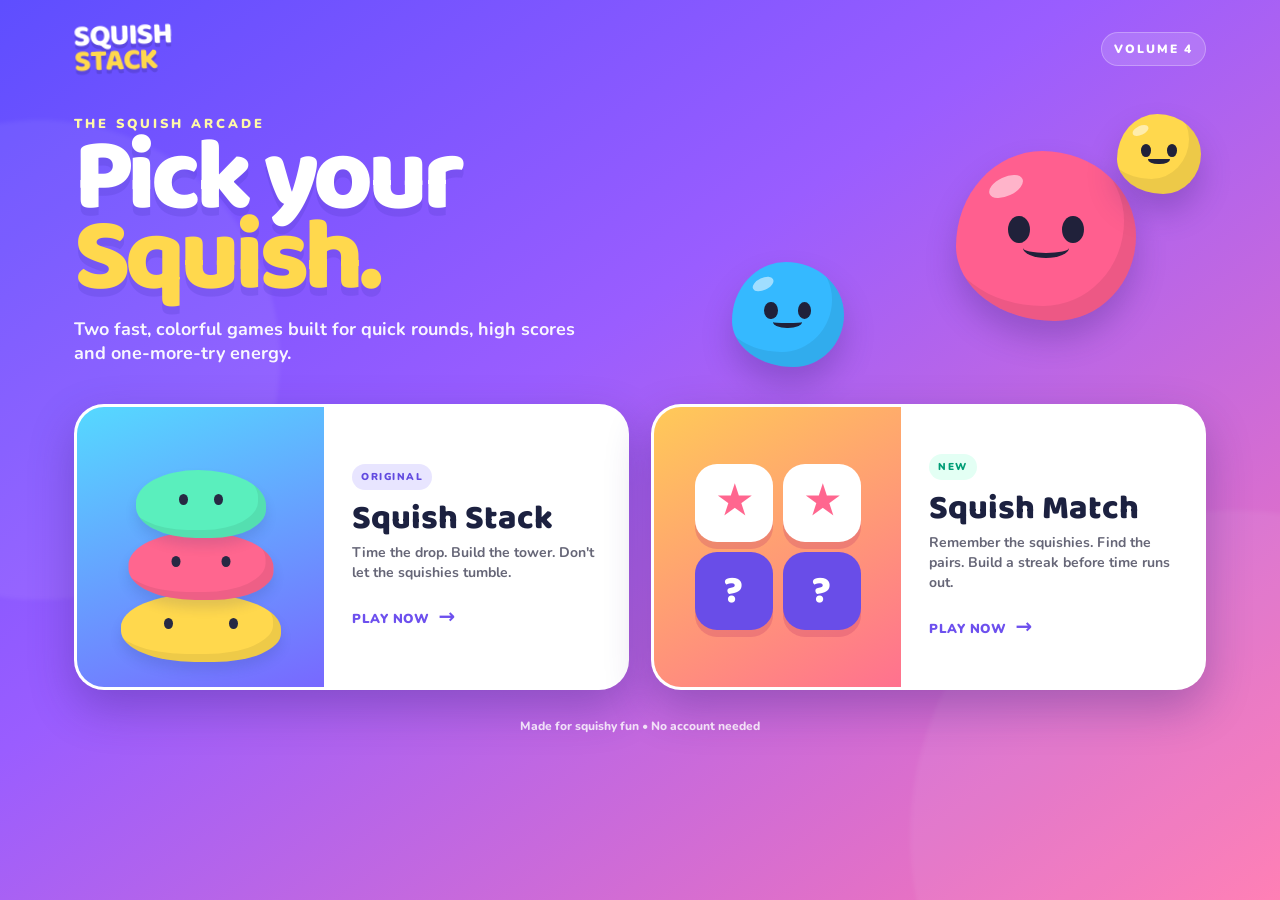
<file: index.html>
<!doctype html>
<html lang="en">
<head>
<meta charset="utf-8">
<meta name="viewport" content="width=device-width,initial-scale=1,viewport-fit=cover">
<title>Squish Stack | Pick a Game</title>
<meta name="description" content="Welcome to Squish Stack. Stack squishies or test your memory in Squish Match.">
<meta property="og:title" content="Squish Stack">
<meta property="og:description" content="Two squishy games. One colorful world.">
<meta property="og:image" content="assets/squish-stack-share.png">
<meta property="og:type" content="website">
<link rel="icon" href="assets/icon.svg">
<link rel="manifest" href="manifest.webmanifest">
<link rel="stylesheet" href="assets/style.css">
</head>
<body class="home">
<div class="bg-bubbles" aria-hidden="true"></div>
<header class="topbar">
  <a class="brand" href="./"><span class="brand-squish">SQUISH</span><span class="brand-stack">STACK</span></a>
  <span class="volume">VOLUME 4</span>
</header>
<main class="home-main">
  <section class="hero">
    <div class="hero-copy">
      <div class="eyebrow">THE SQUISH ARCADE</div>
      <h1>Pick your<br><span>Squish.</span></h1>
      <p>Two fast, colorful games built for quick rounds, high scores and one-more-try energy.</p>
    </div>
    <div class="mascot-stage" aria-hidden="true">
      <div class="squish big pink"><i></i><b></b></div>
      <div class="squish med blue"><i></i><b></b></div>
      <div class="squish small yellow"><i></i><b></b></div>
    </div>
  </section>

  <section class="game-grid" aria-label="Choose a game">
    <a class="game-card stack-card" href="games/stack/">
      <div class="card-art stack-art">
        <div class="mini-squish a"></div><div class="mini-squish b"></div><div class="mini-squish c"></div>
      </div>
      <div class="card-copy">
        <span class="pill">ORIGINAL</span>
        <h2>Squish Stack</h2>
        <p>Time the drop. Build the tower. Don't let the squishies tumble.</p>
        <span class="play">PLAY NOW <strong>→</strong></span>
      </div>
    </a>

    <a class="game-card match-card" href="games/match/">
      <div class="card-art match-art">
        <div class="match-tile">★</div><div class="match-tile">★</div>
        <div class="match-tile ghost">?</div><div class="match-tile ghost">?</div>
      </div>
      <div class="card-copy">
        <span class="pill new">NEW</span>
        <h2>Squish Match</h2>
        <p>Remember the squishies. Find the pairs. Build a streak before time runs out.</p>
        <span class="play">PLAY NOW <strong>→</strong></span>
      </div>
    </a>
  </section>
  <p class="footer-note">Made for squishy fun • No account needed</p>
</main>
<script src="assets/home.js"></script>
</body>
</html>
</file>
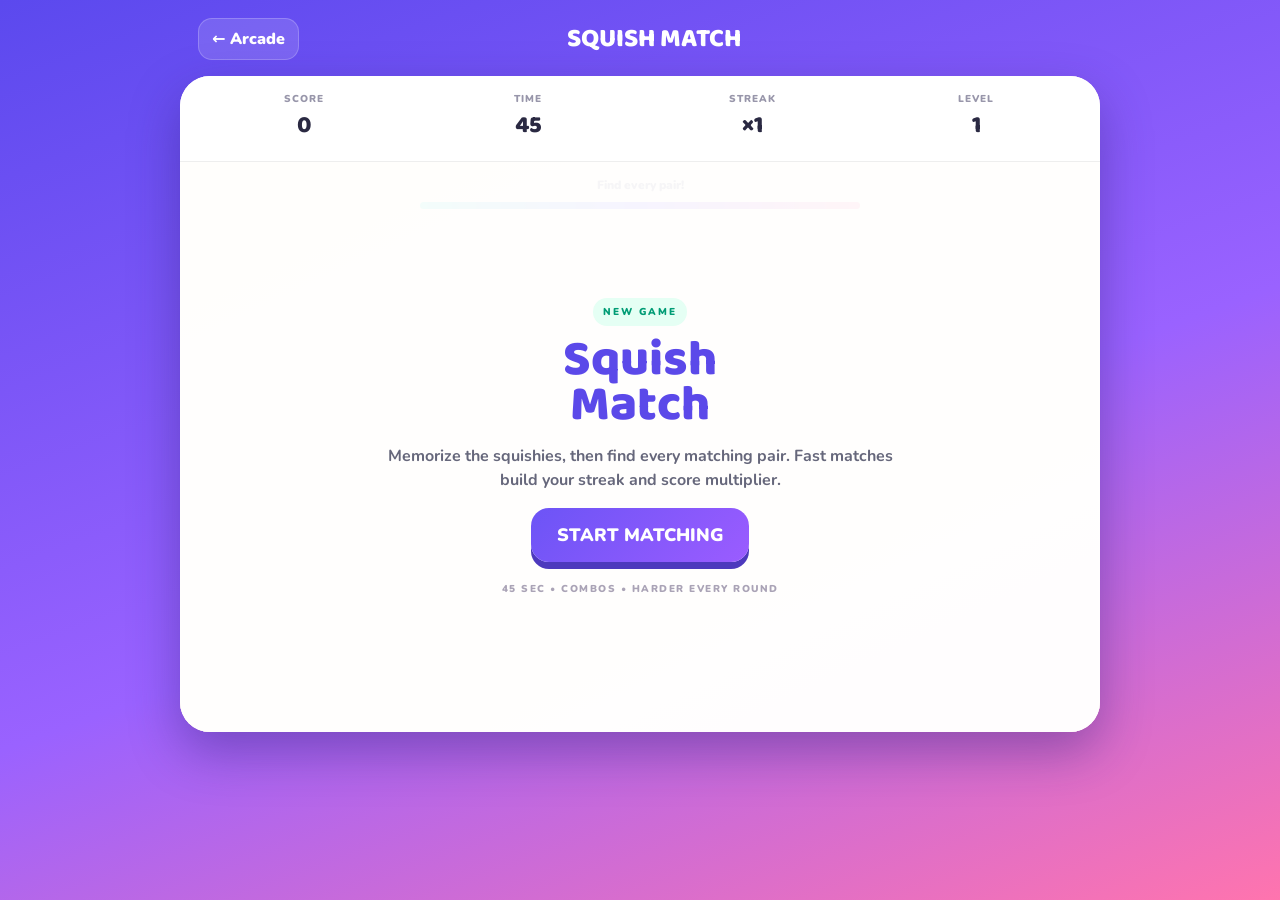
<file: games/match/index.html>
<!doctype html><html lang="en"><head><meta charset="utf-8"><meta name="viewport" content="width=device-width,initial-scale=1,viewport-fit=cover"><title>Squish Match</title><link rel="stylesheet" href="../../assets/style.css"><link rel="stylesheet" href="match.css"></head>
<body class="game-page match-page"><header class="game-head"><a class="back" href="../../">← Arcade</a><div class="game-title">SQUISH MATCH</div><span style="width:74px"></span></header>
<main class="game-shell"><div class="hud"><div class="stat"><small>SCORE</small><strong id="score">0</strong></div><div class="stat"><small>TIME</small><strong id="time">45</strong></div><div class="stat"><small>STREAK</small><strong id="streak">×1</strong></div><div class="stat"><small>LEVEL</small><strong id="level">1</strong></div></div>
<div class="game-area match-area"><div class="match-status"><span id="message">Find every pair!</span><div class="bar"><i id="bar"></i></div></div><div class="board" id="board"></div>
<div class="overlay" id="start"><div class="panel"><div class="new-badge">NEW GAME</div><h1>Squish<br>Match</h1><p>Memorize the squishies, then find every matching pair. Fast matches build your streak and score multiplier.</p><button class="primary" id="startBtn">START MATCHING</button><div class="rules">45 SEC • COMBOS • HARDER EVERY ROUND</div></div></div>
<div class="overlay hidden" id="over"><div class="panel"><h1>Time!</h1><p id="final"></p><button class="primary" id="again">PLAY AGAIN</button></div></div>
</div></main><script src="match.js"></script></body></html>
</file>
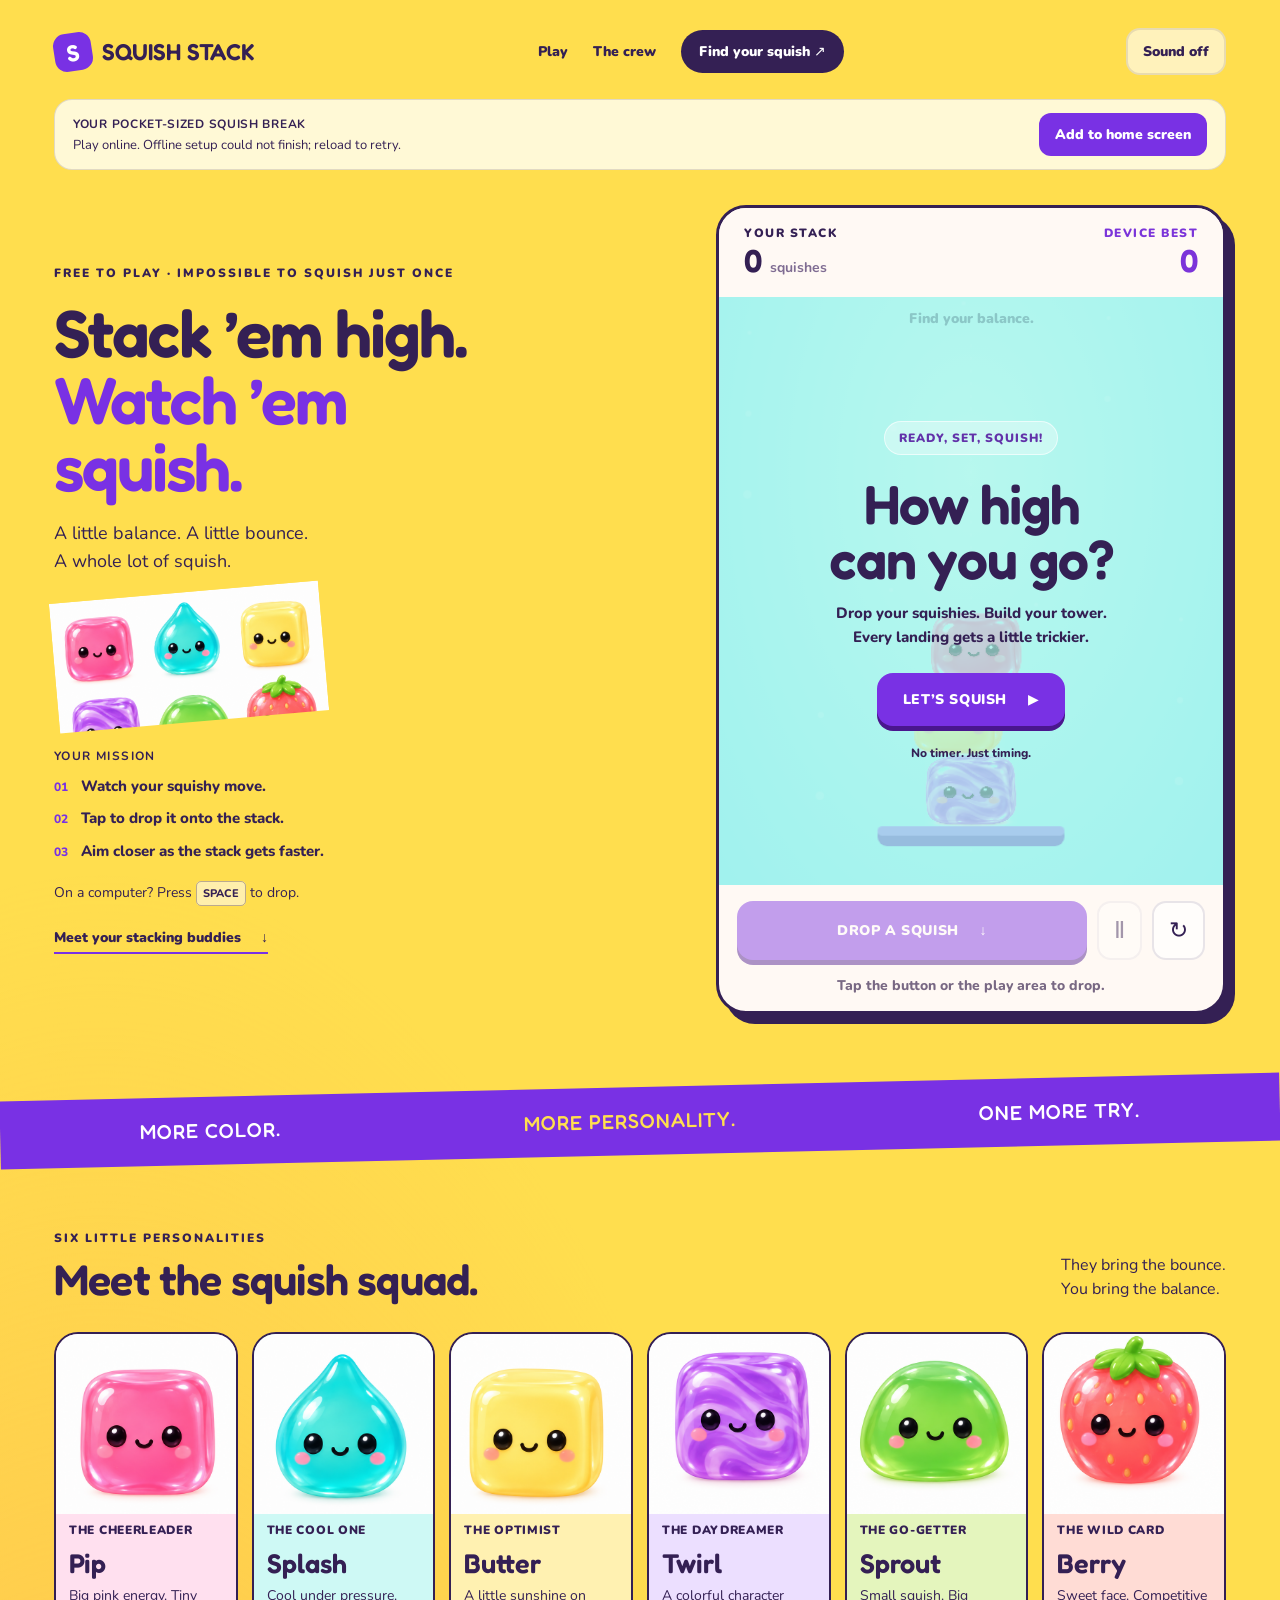
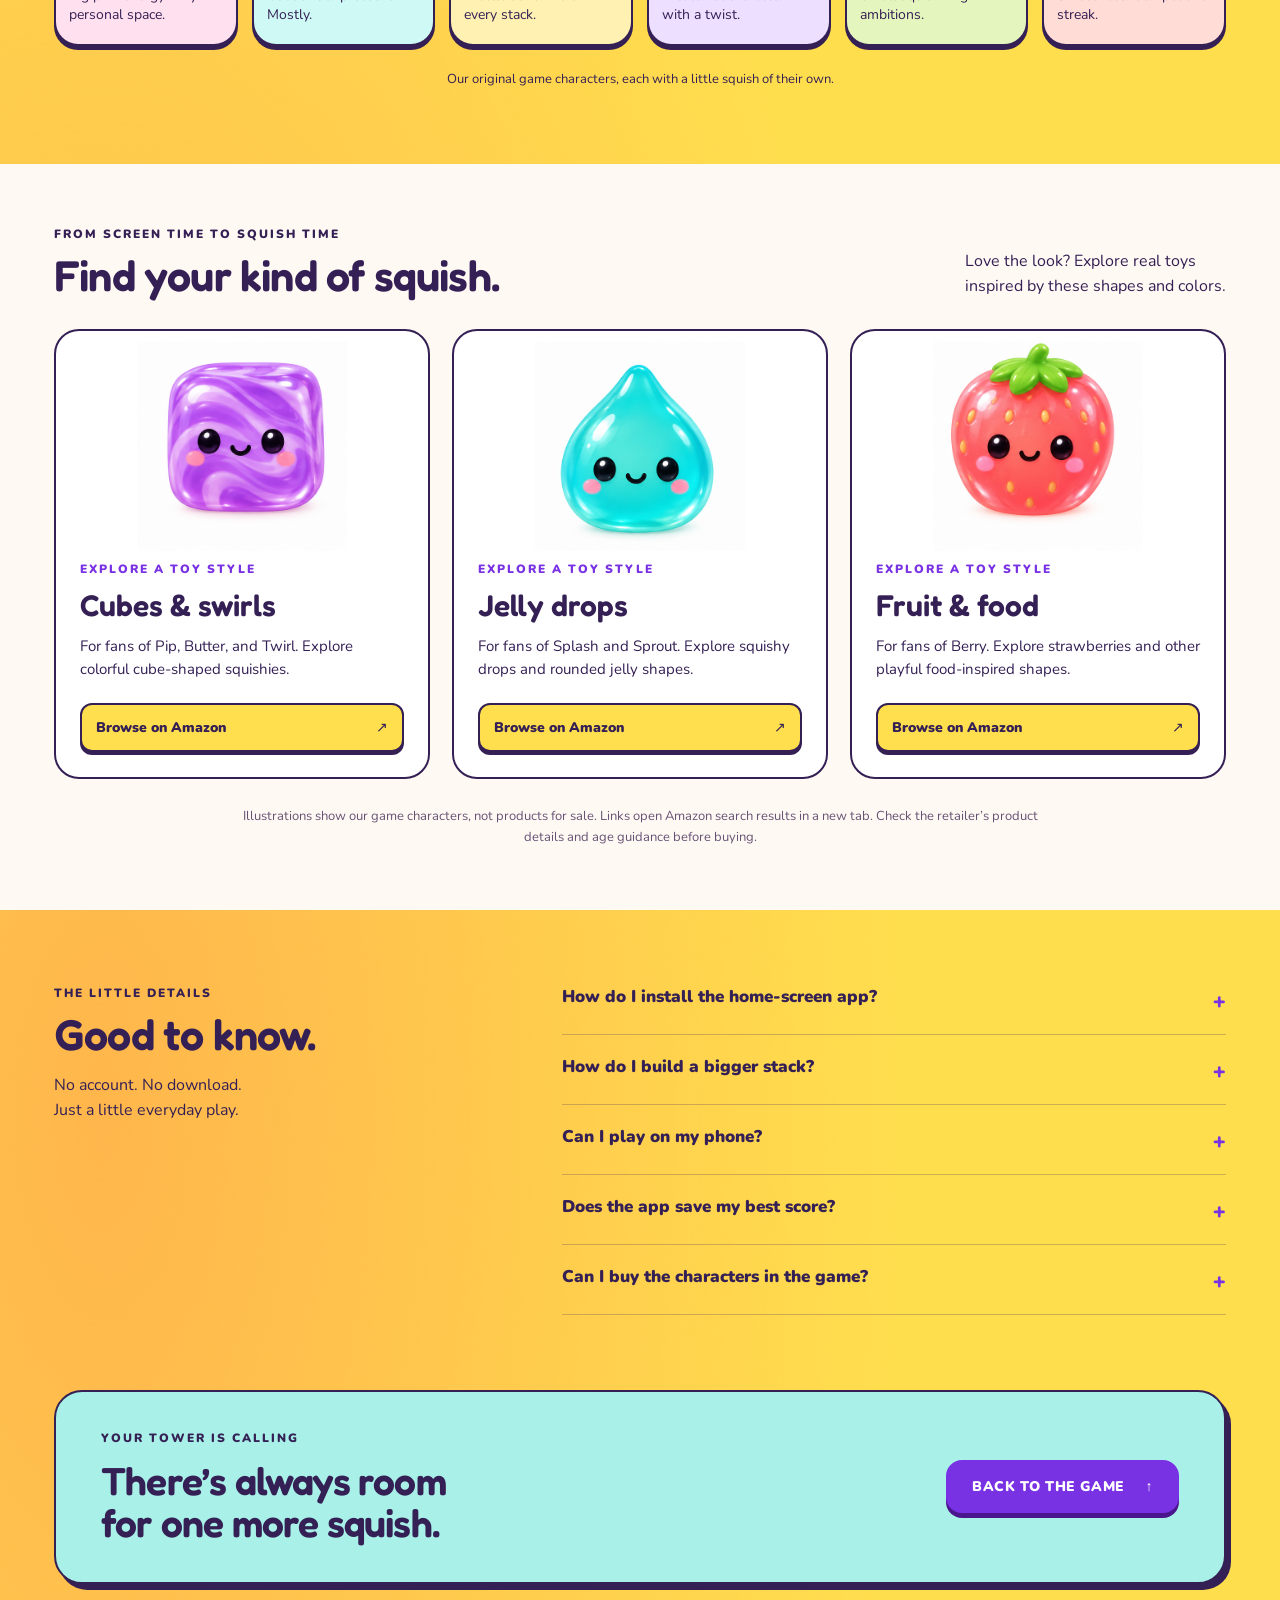
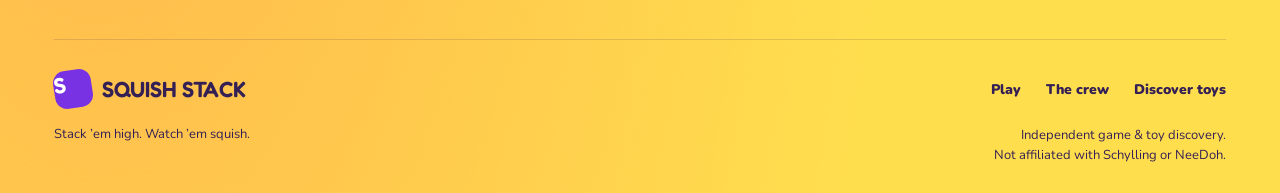
<file: games/stack/index.html>
<!doctype html><html lang="en"><head><meta charset="utf-8"><meta name="viewport" content="width=device-width,initial-scale=1,viewport-fit=cover"><meta name="theme-color" content="#742bea"><meta name="description" content="Stack colorful squishy characters as high as you can. Play for free, meet the squishy crew, and discover colorful toy styles."><title>Squish Stack | Play, Squish & Discover</title><link rel="icon" href="data:image/svg+xml,%3Csvg xmlns='http://www.w3.org/2000/svg' viewBox='0 0 32 32'%3E%3Crect x='4' y='16' width='24' height='12' rx='5' fill='%23ff5fba'/%3E%3Crect x='8' y='3' width='19' height='12' rx='5' fill='%2343ebcb'/%3E%3C/svg%3E"><link rel="stylesheet" href="style.css"><!-- Social sharing: configured for https://www.squishstack.com/ -->
<link rel="canonical" href="https://www.squishstack.com/">
<meta property="og:type" content="website">
<meta property="og:site_name" content="Squish Stack">
<meta property="og:title" content="Squish Stack | Stack ’em high. Watch ’em squish.">
<meta property="og:description" content="Play free! Stack colorful squishy characters, test your timing, and see how high you can go.">
<meta property="og:url" content="https://www.squishstack.com/">
<meta property="og:image" content="https://www.squishstack.com/squish-stack-share-v2.png">
<meta property="og:image:secure_url" content="https://www.squishstack.com/squish-stack-share-v2.png">
<meta property="og:image:type" content="image/png">
<meta property="og:image:width" content="1734">
<meta property="og:image:height" content="907">
<meta property="og:image:alt" content="Squish Stack: colorful smiling jelly characters stacked beside the words Stack ’em high. Watch ’em squish. Play free.">
<meta name="twitter:card" content="summary_large_image">
<meta name="twitter:title" content="Squish Stack | Play Free">
<meta name="twitter:description" content="Stack ’em high. Watch ’em squish. How high can your squishies go?">
<meta name="twitter:image" content="https://www.squishstack.com/squish-stack-share-v2.png">
<meta name="twitter:image:alt" content="Squish Stack game poster featuring colorful smiling squishy characters and a Play Free invitation.">
<link rel="manifest" href="manifest.webmanifest">
<link rel="apple-touch-icon" href="icons/apple-touch-icon.png">
<meta name="apple-mobile-web-app-capable" content="yes">
<meta name="apple-mobile-web-app-title" content="Squish Stack">
<meta name="apple-mobile-web-app-status-bar-style" content="default">
</head><body><a class="skip" href="#play">Skip to game</a><main><header><a class="brand" href="./" aria-label="Squish Stack home"><span class="mark">S</span> SQUISH STACK</a><nav aria-label="Main navigation"><a href="#play">Play</a><a href="#crew">The crew</a><a href="#discover">Find your squish <span aria-hidden="true">↗</span></a></nav><button id="sound" class="icon" aria-label="Turn sound on" aria-pressed="false">Sound off</button></header><div class="app-bar"><div><strong>YOUR POCKET-SIZED SQUISH BREAK</strong><span id="app-status" role="status">Getting ready for offline play…</span></div><button class="install-button" id="install-app">Add to home screen</button></div><div id="update-bar" class="update-bar" hidden><span>A fresh version is ready. Updating restarts the current round.</span><button id="apply-update">Update now</button></div><div class="layout" id="play"><section class="intro"><div class="eyebrow">FREE TO PLAY · IMPOSSIBLE TO SQUISH JUST ONCE</div><h1>Stack ’em high.<br><span>Watch ’em<br>squish.</span></h1><p>A little balance. A little bounce.<br>A whole lot of squish.</p><div class="characters" aria-hidden="true"><img data-squish-art="true" alt=""></div><div class="how"><b>YOUR MISSION</b><p><span>01</span> Watch your squishy move.</p><p><span>02</span> Tap to drop it onto the stack.</p><p><span>03</span> Aim closer as the stack gets faster.</p></div><div class="keyboard">On a computer? Press <kbd>SPACE</kbd> to drop.</div><a class="intro-link" href="#crew">Meet your stacking buddies <span aria-hidden="true">↓</span></a></section><section class="arcade" aria-label="Squish Stack game"><div class="scorebar"><div><span>YOUR STACK</span><strong id="score">0 <small>squishes</small></strong></div><div class="best"><span>DEVICE BEST</span><strong id="best">0</strong></div></div><div class="stage"><canvas id="game" width="480" height="560" role="img" aria-label="Squishy stacking play area"></canvas><div id="notice" class="notice" aria-live="polite">Find your balance.</div><div id="overlay" class="overlay"><div class="bubble">READY, SET, SQUISH!</div><h2>How high<br>can you go?</h2><p>Drop your squishies. Build your tower.<br>Every landing gets a little trickier.</p><button id="start" class="primary">LET’S SQUISH <span>▶</span></button><small>No timer. Just timing.</small></div><div class="paused" id="paused" hidden>Taking a squish break.<br><button id="resume" class="primary">Keep playing</button></div></div><div class="controls"><button class="primary" id="drop" disabled>DROP A SQUISH <span>↓</span></button><button id="pause" class="icon" aria-label="Pause game" disabled>Ⅱ</button><button id="restart" class="icon" aria-label="Restart game">↻</button></div><p class="hint" id="hint">Tap the button or the play area to drop.</p></section></div><div class="ribbon" aria-hidden="true"><span>MORE COLOR.</span><span>MORE PERSONALITY.</span><span>ONE MORE TRY.</span></div>
<section class="crew-section" id="crew" aria-labelledby="crew-title"><div class="section-heading"><div><span class="eyebrow">SIX LITTLE PERSONALITIES</span><h2 id="crew-title">Meet the squish squad.</h2></div><p>They bring the bounce.<br>You bring the balance.</p></div><div class="crew-grid"><article class="crew-card" style="--tint:#ffe0ef"><div class="portrait" role="img" aria-label="Pip, original squishy game character"><img data-squish-art="true" loading="lazy" alt="" style="left:-0%;top:-0%"></div><div class="crew-copy"><span>THE CHEERLEADER</span><h3>Pip</h3><p>Big pink energy. Tiny personal space.</p></div></article><article class="crew-card" style="--tint:#cef9f5"><div class="portrait" role="img" aria-label="Splash, original squishy game character"><img data-squish-art="true" loading="lazy" alt="" style="left:-100%;top:-0%"></div><div class="crew-copy"><span>THE COOL ONE</span><h3>Splash</h3><p>Cool under pressure. Mostly.</p></div></article><article class="crew-card" style="--tint:#fff1b1"><div class="portrait" role="img" aria-label="Butter, original squishy game character"><img data-squish-art="true" loading="lazy" alt="" style="left:-200%;top:-0%"></div><div class="crew-copy"><span>THE OPTIMIST</span><h3>Butter</h3><p>A little sunshine on every stack.</p></div></article><article class="crew-card" style="--tint:#ecdfff"><div class="portrait" role="img" aria-label="Twirl, original squishy game character"><img data-squish-art="true" loading="lazy" alt="" style="left:-0%;top:-100%"></div><div class="crew-copy"><span>THE DAYDREAMER</span><h3>Twirl</h3><p>A colorful character with a twist.</p></div></article><article class="crew-card" style="--tint:#e4f5bd"><div class="portrait" role="img" aria-label="Sprout, original squishy game character"><img data-squish-art="true" loading="lazy" alt="" style="left:-100%;top:-100%"></div><div class="crew-copy"><span>THE GO-GETTER</span><h3>Sprout</h3><p>Small squish. Big ambitions.</p></div></article><article class="crew-card" style="--tint:#ffdcd5"><div class="portrait" role="img" aria-label="Berry, original squishy game character"><img data-squish-art="true" loading="lazy" alt="" style="left:-200%;top:-100%"></div><div class="crew-copy"><span>THE WILD CARD</span><h3>Berry</h3><p>Sweet face. Competitive streak.</p></div></article></div><p class="section-note">Our original game characters, each with a little squish of their own.</p></section>
<section class="discover-section" id="discover" aria-labelledby="discover-title"><div class="section-heading"><div><span class="eyebrow">FROM SCREEN TIME TO SQUISH TIME</span><h2 id="discover-title">Find your kind of squish.</h2></div><p>Love the look? Explore real toys<br>inspired by these shapes and colors.</p></div><p id="offline-shopping" hidden>Shopping needs an internet connection. Your game is still ready to play.</p><div class="shop-grid"><article class="shop-card"><div class="portrait" role="img" aria-label="Cubes & swirls game illustration"><img data-squish-art="true" loading="lazy" alt="" style="left:-0%;top:-100%"></div><div class="shop-copy"><span class="eyebrow">EXPLORE A TOY STYLE</span><h3>Cubes & swirls</h3><p>For fans of Pip, Butter, and Twirl. Explore colorful cube-shaped squishies.</p><a class="shop-link" href="https://www.amazon.com/s?k=squishy+cube+toys" target="_blank" rel="noopener noreferrer" aria-label="Browse Cubes & swirls on Amazon, opens in a new tab">Browse on Amazon <span aria-hidden="true">↗</span></a></div></article><article class="shop-card"><div class="portrait" role="img" aria-label="Jelly drops game illustration"><img data-squish-art="true" loading="lazy" alt="" style="left:-100%;top:-0%"></div><div class="shop-copy"><span class="eyebrow">EXPLORE A TOY STYLE</span><h3>Jelly drops</h3><p>For fans of Splash and Sprout. Explore squishy drops and rounded jelly shapes.</p><a class="shop-link" href="https://www.amazon.com/s?k=jelly+drop+squishy+toys" target="_blank" rel="noopener noreferrer" aria-label="Browse Jelly drops on Amazon, opens in a new tab">Browse on Amazon <span aria-hidden="true">↗</span></a></div></article><article class="shop-card"><div class="portrait" role="img" aria-label="Fruit & food game illustration"><img data-squish-art="true" loading="lazy" alt="" style="left:-200%;top:-100%"></div><div class="shop-copy"><span class="eyebrow">EXPLORE A TOY STYLE</span><h3>Fruit & food</h3><p>For fans of Berry. Explore strawberries and other playful food-inspired shapes.</p><a class="shop-link" href="https://www.amazon.com/s?k=fruit+food+squishy+toys" target="_blank" rel="noopener noreferrer" aria-label="Browse Fruit & food on Amazon, opens in a new tab">Browse on Amazon <span aria-hidden="true">↗</span></a></div></article></div><p class="shopping-note">Illustrations show our game characters, not products for sale. Links open Amazon search results in a new tab. Check the retailer’s product details and age guidance before buying.</p></section>
<section class="faq-section" aria-labelledby="faq-title"><div><span class="eyebrow">THE LITTLE DETAILS</span><h2 id="faq-title">Good to know.</h2><p>No account. No download.<br>Just a little everyday play.</p></div><div class="faqs"><details><summary>How do I install the home-screen app?</summary><p>Use Add to home screen above the game for instructions. Open the app online and wait for “Ready for offline play” before going offline. Your browser can remove cached files when storage is low, so reconnect if offline play stops working.</p></details><details><summary>How do I build a bigger stack?</summary><p>Wait until your moving character is centered over the platform or the squishy below it, then tap Drop a Squish. Each new character starts away from your target. As your score grows, characters move faster and landings need to be more precise.</p></details><details><summary>Can I play on my phone?</summary><p>Yes. Tap the drop button or the play area. On a computer, you can also use the spacebar. Use the pause button for a break and the circular arrow for a fresh round.</p></details><details><summary>Does the app save my best score?</summary><p>Your best score and sound preference are saved on this device when browser storage is available. They stay after closing the app, but clearing site data removes them. Scores do not sync between devices or browsers.</p></details><details><summary>Can I buy the characters in the game?</summary><p>Pip, Splash, Butter, Twirl, Sprout, and Berry are original digital characters. The shopping links help you explore similar toy styles, but those products are not exact copies of our characters. Squish Stack is independent and is not affiliated with Schylling or NeeDoh.</p></details></div></section>
<section class="replay-banner"><div><span class="eyebrow">YOUR TOWER IS CALLING</span><h2>There’s always room<br>for one more squish.</h2></div><a class="primary" href="#play">BACK TO THE GAME <span aria-hidden="true">↑</span></a></section>
<footer><div><a class="brand" href="#play"><span class="mark">S</span> SQUISH STACK</a><p>Stack ’em high. Watch ’em squish.</p></div><div class="footer-right"><nav aria-label="Footer navigation"><a href="#play">Play</a><a href="#crew">The crew</a><a href="#discover">Discover toys</a></nav><p>Independent game & toy discovery.<br>Not affiliated with Schylling or NeeDoh.</p></div></footer></main><dialog id="install-guide" aria-labelledby="install-title"><button class="dialog-close" id="close-install" aria-label="Close installation guide">×</button><img src="icons/icon-192.png" width="76" height="76" alt="Squish Stack app icon"><h2 id="install-title">A little squish.<br>Always with you.</h2><p>Put Squish Stack on your home screen. Open it online once and wait for “Ready for offline play.”</p><div id="install-steps"><h3>iPhone or iPad</h3><p>Open this page in Safari. Tap Share, then Add to Home Screen. Turn on Open as Web App if shown, then tap Add.</p><h3>Android</h3><p>Open this page in Chrome. Use its menu and choose Install app or Add to Home screen, then follow the prompts.</p><h3>On a computer</h3><p>Look for the install option in Chrome or Edge’s address bar or menu.</p></div><p class="install-note">No account needed. Scores stay on this device. Shopping links need internet.</p><button id="native-install" class="primary" hidden>INSTALL SQUISH STACK</button></dialog><script src="game.js"></script><script src="app.js"></script></body></html>
</file>
<file: assets/style.css>
@import url('https://fonts.googleapis.com/css2?family=Baloo+2:wght@600;700;800&family=Nunito:wght@600;700;800;900&display=swap');
:root{--ink:#1c2140;--cream:#fffaf0;--pink:#ff5f8f;--purple:#7857ff;--blue:#35b9ff;--yellow:#ffd84d;--mint:#48dfbd;--red:#ff5c5c}
*{box-sizing:border-box}html,body{margin:0;min-height:100%;font-family:Nunito,system-ui,sans-serif;color:var(--ink)}
body{background:linear-gradient(145deg,#5e4eff 0%,#9a5dff 42%,#ff78b1 100%);overflow-x:hidden}
button,a{-webkit-tap-highlight-color:transparent}.topbar{max-width:1180px;margin:auto;padding:24px 24px 0;display:flex;align-items:center;justify-content:space-between;position:relative;z-index:3}
.brand{text-decoration:none;line-height:.8;display:flex;flex-direction:column;transform:rotate(-2deg);filter:drop-shadow(0 4px 0 rgba(29,20,85,.18))}
.brand span{font:800 30px/25px "Baloo 2",sans-serif;letter-spacing:-1px}.brand-squish{color:#fff}.brand-stack{color:var(--yellow)}
.volume{font-size:12px;font-weight:900;letter-spacing:2px;color:white;background:#ffffff25;border:1px solid #ffffff45;padding:8px 12px;border-radius:99px}
.home-main{max-width:1180px;margin:auto;padding:20px 24px 40px;position:relative;z-index:2}.hero{display:grid;grid-template-columns:1.1fr .9fr;align-items:center;min-height:310px}
.eyebrow{font-size:13px;font-weight:900;letter-spacing:3px;color:#fff9a8;margin-bottom:7px}.hero h1{font:800 clamp(58px,8vw,104px)/.78 "Baloo 2";letter-spacing:-5px;color:white;margin:0;text-shadow:0 8px 0 #4936bd33}.hero h1 span{color:var(--yellow)}
.hero p{color:#fff;max-width:530px;font-size:18px;font-weight:700;opacity:.94}.mascot-stage{height:280px;position:relative}.squish{position:absolute;border-radius:48% 52% 45% 55%/56% 50% 50% 44%;box-shadow:inset -12px -15px 0 #00000012,0 18px 30px #3b207544;animation:float 3s ease-in-out infinite}
.squish:before,.squish:after{content:"";position:absolute;width:12%;height:16%;background:#20213a;border-radius:50%;top:38%}.squish:before{left:29%}.squish:after{right:29%}.squish i{position:absolute;width:26%;height:12%;border-bottom:5px solid #20213a;border-radius:50%;left:37%;top:51%}.squish b{position:absolute;width:20%;height:11%;border-radius:50%;background:#fff8;left:18%;top:15%;transform:rotate(-25deg)}
.squish.big{width:180px;height:170px;right:70px;top:42px}.squish.med{width:112px;height:105px;left:35px;bottom:22px;animation-delay:-1s}.squish.small{width:84px;height:80px;right:5px;top:5px;animation-delay:-2s}.pink{background:var(--pink)}.blue{background:var(--blue)}.yellow{background:var(--yellow)}
@keyframes float{50%{transform:translateY(-12px) rotate(2deg)}}.game-grid{display:grid;grid-template-columns:1fr 1fr;gap:22px}
.game-card{min-height:280px;background:#fff;border-radius:30px;text-decoration:none;color:var(--ink);overflow:hidden;display:grid;grid-template-columns:.9fr 1.1fr;box-shadow:0 18px 45px #39227755;border:3px solid #ffffff77;transition:.2s transform,.2s box-shadow}
.game-card:hover{transform:translateY(-7px) rotate(-.3deg);box-shadow:0 25px 55px #39227777}.card-art{min-height:280px;position:relative;overflow:hidden}.stack-art{background:linear-gradient(160deg,#55d9ff,#7868ff)}
.mini-squish{position:absolute;width:125px;height:68px;border-radius:48% 52% 42% 46%;left:50%;transform:translateX(-50%);box-shadow:inset -8px -8px #0001,0 8px 12px #20307022}.mini-squish:before,.mini-squish:after{content:"";position:absolute;width:9px;height:11px;border-radius:50%;background:#272944;top:24px}.mini-squish:before{left:43px}.mini-squish:after{right:43px}.mini-squish.a{background:#ffd84d;bottom:25px;width:160px}.mini-squish.b{background:#ff668f;bottom:87px;width:145px}.mini-squish.c{background:#5aefbd;bottom:149px;width:130px}
.match-art{background:linear-gradient(150deg,#ffca58,#ff718f);display:grid;grid-template-columns:78px 78px;grid-auto-rows:78px;gap:10px;place-content:center}.match-tile{background:#fff;border-radius:22px;display:grid;place-items:center;font:900 38px "Baloo 2";color:#ff668f;box-shadow:0 7px 0 #cb4d6c55}.match-tile.ghost{background:#694de8;color:#fff}
.card-copy{padding:32px 28px;display:flex;flex-direction:column;align-items:flex-start;justify-content:center}.pill{font-size:10px;font-weight:900;letter-spacing:1.5px;background:#e8e5ff;color:#624be0;padding:6px 9px;border-radius:99px}.pill.new{background:#e3fff4;color:#009d76}.card-copy h2{font:800 34px/1 "Baloo 2";margin:12px 0 7px}.card-copy p{font-size:14px;font-weight:700;color:#667;line-height:1.45;margin:0 0 20px}.play{font-size:13px;font-weight:900;color:#6d50ee;letter-spacing:.5px}.play strong{font-size:20px;margin-left:5px}.footer-note{text-align:center;color:#fff;opacity:.8;font-size:12px;font-weight:800;margin:28px}
.bg-bubbles:before,.bg-bubbles:after{content:"";position:fixed;border-radius:50%;filter:blur(2px);background:#ffffff10}.bg-bubbles:before{width:480px;height:480px;left:-200px;top:120px}.bg-bubbles:after{width:650px;height:650px;right:-280px;bottom:-260px}
.game-page{min-height:100vh;background:linear-gradient(160deg,#5b49ee,#9a62ff 55%,#ff74ae);display:flex;flex-direction:column}.game-head{width:min(920px,100%);margin:0 auto;padding:18px 18px 8px;display:flex;align-items:center;justify-content:space-between}.back{color:#fff;text-decoration:none;font-weight:900;background:#ffffff22;border:1px solid #ffffff35;padding:9px 13px;border-radius:14px}.game-title{font:800 26px "Baloo 2";color:#fff}.game-shell{width:min(920px,calc(100% - 24px));margin:8px auto 28px;background:#fffaf4;border-radius:30px;box-shadow:0 20px 50px #2c1d7566;overflow:hidden;min-height:650px;position:relative}.hud{display:flex;justify-content:space-between;gap:8px;padding:16px;background:#fff;border-bottom:1px solid #eee}.stat{flex:1;text-align:center}.stat small{display:block;font-size:10px;font-weight:900;letter-spacing:1px;color:#9896aa}.stat strong{font:900 24px "Baloo 2";color:#2a2942}.game-area{position:relative;min-height:570px;overflow:hidden}.overlay{position:absolute;inset:0;z-index:20;background:#ffffffee;display:flex;align-items:center;justify-content:center;padding:24px;text-align:center}.overlay.hidden{display:none}.panel{max-width:520px}.panel h1{font:800 50px/.9 "Baloo 2";margin:0 0 12px;color:#5b49e9}.panel p{font-weight:700;color:#66677b;line-height:1.5}.primary{border:0;background:linear-gradient(135deg,#6c54f6,#9b5cff);color:#fff;font:900 18px "Nunito";padding:15px 26px;border-radius:18px;box-shadow:0 7px 0 #4d39bd;cursor:pointer}.primary:active{transform:translateY(4px);box-shadow:0 3px 0 #4d39bd}
@media(max-width:760px){.hero{grid-template-columns:1fr;min-height:auto;padding:45px 0 15px}.mascot-stage{height:170px}.squish.big{width:130px;height:120px;right:22%;top:20px}.squish.med{left:14%;bottom:5px}.game-grid{grid-template-columns:1fr}.game-card{grid-template-columns:.8fr 1.2fr;min-height:220px}.card-art{min-height:220px}.hero h1{font-size:68px}.hero p{font-size:15px}.card-copy{padding:24px 18px}.card-copy h2{font-size:29px}.mini-squish{transform:translateX(-50%) scale(.8)}.match-art{grid-template-columns:62px 62px;grid-auto-rows:62px}.match-tile{font-size:30px;border-radius:17px}.game-shell{min-height:calc(100vh - 88px);border-radius:24px}.game-area{min-height:calc(100vh - 175px)}}
</file>
<file: games/match/match.css>
.match-area{background:linear-gradient(155deg,#fff7d6,#ffe6f1)}.match-status{padding:15px 20px 0;text-align:center;font-size:12px;font-weight:900;color:#716b82}.bar{height:7px;background:#e9e4ee;border-radius:99px;overflow:hidden;margin:9px auto 0;max-width:440px}.bar i{display:block;height:100%;width:100%;background:linear-gradient(90deg,#4adfbc,#7b58f5,#ff668f);transition:width .25s}.board{display:grid;gap:10px;padding:18px;max-width:640px;margin:auto;align-content:start}.tile{border:0;aspect-ratio:1;border-radius:22px;background:#6d53eb;box-shadow:0 7px 0 #4f3aba;cursor:pointer;position:relative;transform-style:preserve-3d;transition:.25s transform;min-width:0}.tile:active{transform:translateY(3px)}.tile .front,.tile .back{position:absolute;inset:0;border-radius:inherit;display:grid;place-items:center;backface-visibility:hidden}.tile .front{font:900 30px "Baloo 2";color:#fff}.tile .front:after{content:"?";filter:drop-shadow(0 2px 0 #4431b0)}.tile .back{transform:rotateY(180deg);background:#fff}.tile.flipped,.tile.matched{transform:rotateY(180deg)}.tile.matched{opacity:.38;pointer-events:none}.face{width:72%;height:68%;border-radius:48% 52% 45% 55%;position:relative;box-shadow:inset -5px -6px #00000010}.face:before,.face:after{content:"";position:absolute;width:9%;height:13%;background:#26273f;border-radius:50%;top:36%}.face:before{left:29%}.face:after{right:29%}.mouth{position:absolute;width:23%;height:12%;border-bottom:3px solid #26273f;border-radius:50%;left:38%;top:51%}.accent{position:absolute;right:7%;top:-10%;font-size:20px}.new-badge{display:inline-block;background:#e5fff4;color:#009c75;font-size:10px;font-weight:900;letter-spacing:2px;padding:7px 10px;border-radius:99px;margin-bottom:12px}.rules{margin-top:20px;font-size:10px;font-weight:900;letter-spacing:1.5px;color:#aaa3b6}@media(max-width:520px){.board{gap:8px;padding:14px}.tile{border-radius:16px}.hud{padding:12px 6px}.stat strong{font-size:20px}.stat small{font-size:8px}}
</file>
<file: games/stack/style.css>
@import url('https://fonts.googleapis.com/css2?family=Fredoka:wght@400;500;600;700&family=Nunito:wght@500;600;700;800;900&display=swap');
:root{font-family:'Nunito',sans-serif;color:#342054;background:#ffde4e;font-synthesis:none}*{box-sizing:border-box}body{margin:0;background:radial-gradient(ellipse at 8% 80%,#ffb64c 0,transparent 48%),#ffde4e}button,a{-webkit-tap-highlight-color:transparent}button{font:900 14px 'Nunito',sans-serif;cursor:pointer;border:0}button:focus-visible,a:focus-visible{outline:4px solid #f244aa;outline-offset:4px}button:disabled{opacity:.45;cursor:default}main{max-width:1320px;margin:auto;padding:28px 54px 18px}header{display:flex;align-items:center;gap:20px;justify-content:space-between}.brand{font:600 23px 'Fredoka',sans-serif;text-decoration:none;color:#342054;display:flex;gap:10px;align-items:center}.mark{display:grid;place-items:center;width:38px;height:38px;background:#7931e4;color:#fff;border-radius:12px;transform:rotate(-9deg)}.pill{font-size:12px;letter-spacing:1.4px;font-weight:900;border:1.5px solid #34205430;padding:9px 16px;border-radius:30px}.icon{border:2px solid #3420541c;background:#ffffff9e;color:#342054;border-radius:14px;padding:12px 15px;min-height:46px}.layout{display:grid;grid-template-columns:1fr 510px;gap:60px;align-items:center;padding:35px 0}.eyebrow{font-size:12px;letter-spacing:2px;font-weight:900;margin-bottom:18px}h1{font:600 clamp(44px,5.2vw,70px)/1.01 'Fredoka',sans-serif;letter-spacing:-2px;margin:0}h1 span{color:#7931e4}p{line-height:1.55}.intro>p{font-size:18px;margin:20px 0 0}.characters{width:270px;height:130px;overflow:hidden;margin-top:16px;transform:rotate(-5deg)}.characters img{width:270px;height:180px;object-fit:contain;object-position:top;mix-blend-mode:multiply}.how{margin-top:22px}.how>b{font-size:12px;letter-spacing:1.4px}.how p{margin:9px 0;font-weight:800;font-size:15px}.how p span{display:inline-block;margin-right:9px;color:#7931e4;font-size:12px}.keyboard{font-size:13px;margin-top:20px}kbd{font:800 11px 'Nunito';border:1px solid #34205455;padding:4px 6px;border-radius:5px;background:#fff8}.arcade{background:#fff9f4;border:3px solid #342054;border-radius:30px;overflow:hidden;box-shadow:9px 10px 0 #342054;position:relative}.scorebar{padding:17px 25px;display:flex;justify-content:space-between;align-items:center;background:#fff9f4}.scorebar span{display:block;font-size:10px;font-weight:900;letter-spacing:1.5px}.scorebar strong{font:600 32px 'Fredoka';display:block}.scorebar small{font:700 14px 'Nunito';color:#7f6c92}.best{text-align:right;color:#7b34d9}.stage{position:relative;background:#9af3f0;overflow:hidden}canvas{display:block;width:100%;height:auto;touch-action:manipulation;background:radial-gradient(ellipse at 50% 30%,#d1fff3,#80e9f0)}.notice{position:absolute;top:12px;left:0;right:0;text-align:center;font-size:14px;font-weight:900;color:#345166;pointer-events:none}.overlay{position:absolute;inset:0;display:flex;align-items:center;justify-content:center;flex-direction:column;text-align:center;background:#adf5edb8;padding:20px}.overlay .bubble{background:#fff5;color:#6232a9;border:1px solid #fff9;border-radius:25px;padding:8px 14px;letter-spacing:1px;font-size:11px;font-weight:900}.overlay h2{font:600 55px/1 'Fredoka';margin:21px 0 0;letter-spacing:-1px}.overlay p{font-size:15px;font-weight:800;margin:16px 0 24px}.primary{background:#7931e4;color:white;border-radius:16px;box-shadow:0 5px 0 #4a168e;padding:17px 26px;letter-spacing:.6px;transition:transform .12s,background .12s;min-height:50px}.primary:not(:disabled):hover{background:#8b42ee;transform:translateY(-2px)}.primary:not(:disabled):active{transform:translateY(3px);box-shadow:0 2px 0 #4a168e}.primary span{margin-left:16px}.overlay small{font-size:12px;margin-top:19px;font-weight:800}.controls{display:flex;gap:10px;padding:16px 18px 5px}.controls .primary{flex:1}.controls .icon{font-size:23px}.hint{text-align:center;font-size:12px;font-weight:800;color:#786883;margin:10px 0 14px}.paused{position:absolute;inset:0;background:#b5f8efee;text-align:center;padding:40% 15px 0;font:500 25px 'Fredoka';z-index:3}.paused button{display:block;margin:25px auto}.paused[hidden]{display:none}footer{display:flex;gap:24px;justify-content:space-between;border-top:1px solid #34205426;padding-top:18px;font-size:11px}footer strong{letter-spacing:1px}@media(min-width:900px) and (max-height:850px){main{padding-top:18px}.layout{padding:20px 0}.arcade{max-width:450px}.stage canvas{max-height:480px}.characters{height:85px}.how{margin-top:10px}h1{font-size:58px}}@media(max-width:900px){main{padding:20px}.layout{gap:28px;grid-template-columns:1fr 1.1fr}h1{font-size:46px}.pill{display:none}.arcade{min-width:0}.primary{padding:15px}.controls{gap:6px;padding:14px 10px 5px}}@media(max-width:650px){main{padding:15px 15px 24px}header .brand{font-size:19px}header .icon{font-size:11px;padding:9px}.layout{display:flex;flex-direction:column-reverse;gap:32px;padding-top:20px}.arcade{width:100%;max-width:450px;border-radius:24px;box-shadow:5px 6px 0 #342054}.scorebar{padding:12px 20px}.stage canvas{max-height:54svh;min-height:310px}.intro{width:100%;max-width:450px}.intro h1{font-size:44px}.intro h1 br:last-child{display:none}.characters{float:right;width:150px;height:100px}.characters img{width:150px;height:100px}.intro>p{font-size:16px}.how{margin-top:25px}.overlay h2{font-size:44px}.overlay p{margin:12px 0 18px}.overlay small{margin-top:15px}footer{flex-wrap:wrap;gap:10px}footer span:last-child{display:none}}@media(prefers-reduced-motion:reduce){button{transition:none}}
/* Squish Stack: play, meet, discover. */
html{scroll-behavior:smooth;scroll-padding-top:24px}.skip{position:absolute;left:20px;top:-100px;z-index:10;background:#fff;padding:15px}.skip:focus{top:15px}nav{display:flex;align-items:center;gap:25px}nav a{font-weight:900;font-size:14px;color:#342054;text-decoration:none;padding:10px 0}nav a:hover{text-decoration:underline;text-underline-offset:5px}header nav a:last-child{background:#342054;color:#fff;padding:12px 18px;border-radius:30px}.intro-link{display:inline-block;margin-top:26px;color:#342054;text-decoration:none;border-bottom:2px solid #7931e4;padding-bottom:5px;font-size:14px;font-weight:900}.intro-link span{margin-left:16px}.layout{padding-bottom:55px}.ribbon{display:flex;justify-content:space-around;gap:20px;background:#7931e4;color:#fff;margin:18px -54px 0;padding:22px 28px;font:500 20px 'Fredoka';letter-spacing:1px;transform:rotate(-1.3deg)}.ribbon span:nth-child(2){color:#ffdf4e}.crew-section,.discover-section,.faq-section{padding:75px 0;scroll-margin-top:24px}.section-heading{display:flex;justify-content:space-between;gap:25px;align-items:end;margin-bottom:30px}.section-heading .eyebrow{display:block;margin-bottom:10px}h2{font:600 43px/1.08 'Fredoka';letter-spacing:-.8px;margin:0}.section-heading p{margin:0;font-size:16px}.crew-grid{display:grid;grid-template-columns:repeat(6,minmax(0,1fr));gap:14px}.crew-card{background:var(--tint);border:2px solid #342054;border-radius:24px;overflow:hidden;box-shadow:0 4px 0 #342054}.portrait{position:relative;aspect-ratio:1;overflow:hidden;isolation:isolate}.portrait img{position:absolute;width:300%;height:200%;max-width:none;mix-blend-mode:multiply}.crew-copy{padding:4px 13px 19px}.crew-copy>span{font-size:10px;font-weight:900;letter-spacing:.7px}.crew-copy h3{font:600 27px 'Fredoka';margin:7px 0}.crew-copy p{font-size:14px;margin:0;line-height:1.4}.section-note{text-align:center;font-size:13px;margin:23px 0 0}.discover-section{background:#fff9f4;margin:0 -54px;padding:62px 54px}.shop-grid{display:grid;grid-template-columns:repeat(3,minmax(0,1fr));gap:22px}.shop-card{border:2px solid #342054;border-radius:25px;overflow:hidden;background:#fff;display:flex;flex-direction:column}.shop-card .portrait{height:210px;aspect-ratio:1;width:210px;margin:10px auto 0}.shop-copy{padding:10px 24px 25px;flex:1;display:flex;flex-direction:column}.shop-copy .eyebrow{font-size:10px;margin:0;color:#7931e4}.shop-copy h3{font:600 30px 'Fredoka';margin:10px 0 0}.shop-copy p{font-size:15px;flex:1;margin:12px 0 22px}.shop-link{display:flex;align-items:center;justify-content:space-between;gap:12px;color:#342054;background:#ffdf4e;border:2px solid #342054;border-radius:12px;padding:13px 14px;font-weight:900;font-size:14px;text-decoration:none;box-shadow:0 3px 0 #342054}.shop-link:hover{background:#ffeb82}.shopping-note{font-size:13px;line-height:1.6;max-width:830px;text-align:center;margin:27px auto 0;color:#665374}.faq-section{display:grid;grid-template-columns:.8fr 1.2fr;gap:65px}.faq-section .eyebrow{display:block;margin-bottom:10px}.faq-section>div>p{font-size:16px}.faqs details{border-bottom:1.5px solid #34205440;padding:20px 0}.faqs details:first-child{padding-top:0}.faqs summary{cursor:pointer;font-weight:900;font-size:17px;list-style:none;display:flex;justify-content:space-between;gap:20px}.faqs summary::-webkit-details-marker{display:none}.faqs summary:after{content:'+';font:500 24px 'Fredoka';color:#7931e4}.faqs details[open] summary:after{content:'−'}.faqs details p{font-size:15px;margin-bottom:0}.faqs summary:focus-visible{outline:3px solid #7931e4;outline-offset:5px}.replay-banner{background:#a8f0e8;border:2px solid #342054;border-radius:28px;padding:38px 45px;display:flex;justify-content:space-between;gap:30px;align-items:center;box-shadow:5px 6px 0 #342054;margin-bottom:55px}.replay-banner .eyebrow{display:block;margin-bottom:14px}.replay-banner h2{font-size:39px}.replay-banner a{text-align:center;text-decoration:none;font-weight:900;font-size:14px;flex-shrink:0}footer{padding:30px 0 10px;align-items:start;font-size:13px}footer p{margin:16px 0 0;font-size:13px}.footer-right{text-align:right}.footer-right nav{justify-content:end}footer .brand{font-size:22px}.scorebar span,.overlay .bubble,.eyebrow,.how>b,.crew-copy>span,.shop-copy .eyebrow{font-size:12px}.keyboard,.hint{font-size:14px}footer span:last-child{display:initial}body{overflow-x:clip}
@media(max-width:1050px){.crew-grid{grid-template-columns:repeat(3,minmax(0,1fr))}.crew-card .portrait{max-width:180px;margin:auto}.crew-copy{text-align:center;padding:3px 18px 20px}.crew-copy p{min-height:40px}.section-heading h2{font-size:36px}header nav{gap:16px}.layout{gap:35px}.shop-copy{padding:10px 16px 20px}}
@media(max-width:900px){.ribbon{margin-left:-20px;margin-right:-20px;font-size:17px}.discover-section{margin:0 -20px;padding:50px 20px}header{flex-wrap:wrap;gap:14px}header nav{order:3;flex-basis:100%;justify-content:center;border-top:1px solid #34205422;padding-top:10px}.section-heading{display:block}.section-heading p{margin-top:14px}.shop-grid{gap:14px}.shop-card .portrait{width:170px;height:170px}.shop-link{font-size:13px;padding:12px 8px}.faq-section{gap:30px}.replay-banner{padding:30px}.replay-banner h2{font-size:31px}}
@media(max-width:650px){header nav{justify-content:space-between;gap:8px}header nav a{font-size:13px}header nav a:last-child{padding:10px 15px}.layout{padding-bottom:30px}.ribbon{margin-left:-15px;margin-right:-15px;padding:17px 12px;font-size:13px;gap:10px;letter-spacing:0}.crew-section,.faq-section{padding:50px 0}.crew-grid{grid-template-columns:repeat(2,minmax(0,1fr));gap:12px}.crew-copy>span{font-size:10px}.crew-copy{padding:3px 10px 16px}.crew-copy h3{font-size:26px}.crew-copy p{font-size:14px;min-height:40px}.discover-section{margin:0 -15px;padding:45px 15px}.shop-grid{grid-template-columns:1fr}.shop-card{display:grid;grid-template-columns:110px 1fr;align-items:center}.shop-card .portrait{width:110px;height:110px;margin:0}.shop-copy{padding:22px 17px 22px 0}.shop-copy h3{font-size:27px}.shop-copy p{font-size:14px;margin:10px 0 17px}.shop-copy .eyebrow{font-size:10px}.shop-link{font-size:14px;padding:12px}.faq-section{display:block}.faqs{margin-top:25px}.replay-banner{padding:28px 23px;flex-direction:column;align-items:start;gap:23px;margin-bottom:35px}.replay-banner h2{font-size:34px}.section-heading h2{font-size:35px}footer{display:block}.footer-right{text-align:left;margin-top:25px}.footer-right nav{justify-content:start;gap:23px}.eyebrow{line-height:1.6}.intro-link{margin-top:20px}}
@media(prefers-reduced-motion:reduce){html{scroll-behavior:auto}}
.round-shop{color:#342054;font-size:14px;font-weight:900;margin-top:16px;text-underline-offset:4px}.overlay:has(.round-shop) h2{font-size:45px;margin-top:14px}.overlay:has(.round-shop) p{margin:12px 0 18px}@media(max-width:650px){.stage canvas{min-height:350px}.overlay:has(.round-shop){padding:14px}.overlay:has(.round-shop) h2{font-size:38px;margin-top:12px}.overlay:has(.round-shop) p{font-size:14px;margin:10px 0 14px}.overlay:has(.round-shop) small{margin-top:12px}.round-shop{margin-top:12px}}


[hidden]{display:none!important}.app-bar{display:flex;justify-content:space-between;align-items:center;gap:18px;background:#fff9d6;border:1px solid #34205425;border-radius:18px;padding:13px 18px;margin-top:24px}.app-bar strong{display:block;font-size:12px;letter-spacing:.7px}.app-bar span{display:block;font-size:13px;margin-top:4px}.install-button{background:#7931e4;color:#fff;padding:12px 16px;border-radius:12px;white-space:nowrap}.update-bar{padding:14px;display:flex;align-items:center;justify-content:space-between;gap:15px;background:#fff;margin-top:10px;border-radius:12px;font-size:14px}.update-bar button{background:#342054;color:white;padding:12px;border-radius:9px;white-space:nowrap}dialog{max-width:490px;width:calc(100% - 32px);max-height:85svh;overflow:auto;border:3px solid #342054;border-radius:28px;padding:28px;background:#ffef9c;color:#342054;box-shadow:8px 8px 0 #342054}dialog::backdrop{background:#251136bb}dialog h2{font-size:35px;margin-top:16px}dialog h3{font:600 21px 'Fredoka';margin:22px 0 5px}dialog p{font-size:15px;line-height:1.5}dialog .install-note{font-size:13px}.dialog-close{position:absolute;top:12px;right:14px;width:40px;height:40px;background:#fff9;border-radius:50%;font-size:26px}#native-install{width:100%;margin-top:10px}#offline-shopping{padding:13px;background:#ffefb5;border-radius:12px}body.is-offline .shop-link{opacity:.55}body{padding-left:env(safe-area-inset-left);padding-right:env(safe-area-inset-right);padding-bottom:env(safe-area-inset-bottom)}@media(max-width:650px){.app-bar{margin-top:14px;padding:12px;gap:10px}.app-bar strong{font-size:10px}.app-bar span{font-size:12px}.install-button{font-size:12px;padding:11px;white-space:normal}.update-bar{font-size:12px}dialog{padding:24px}.layout{padding-top:17px}}@media(display-mode:standalone){header nav{display:none}header{padding-top:env(safe-area-inset-top)}.app-bar{margin-top:14px}.app-bar strong{display:none}.app-bar span{margin:0}.layout{padding-top:18px}}
</file>
